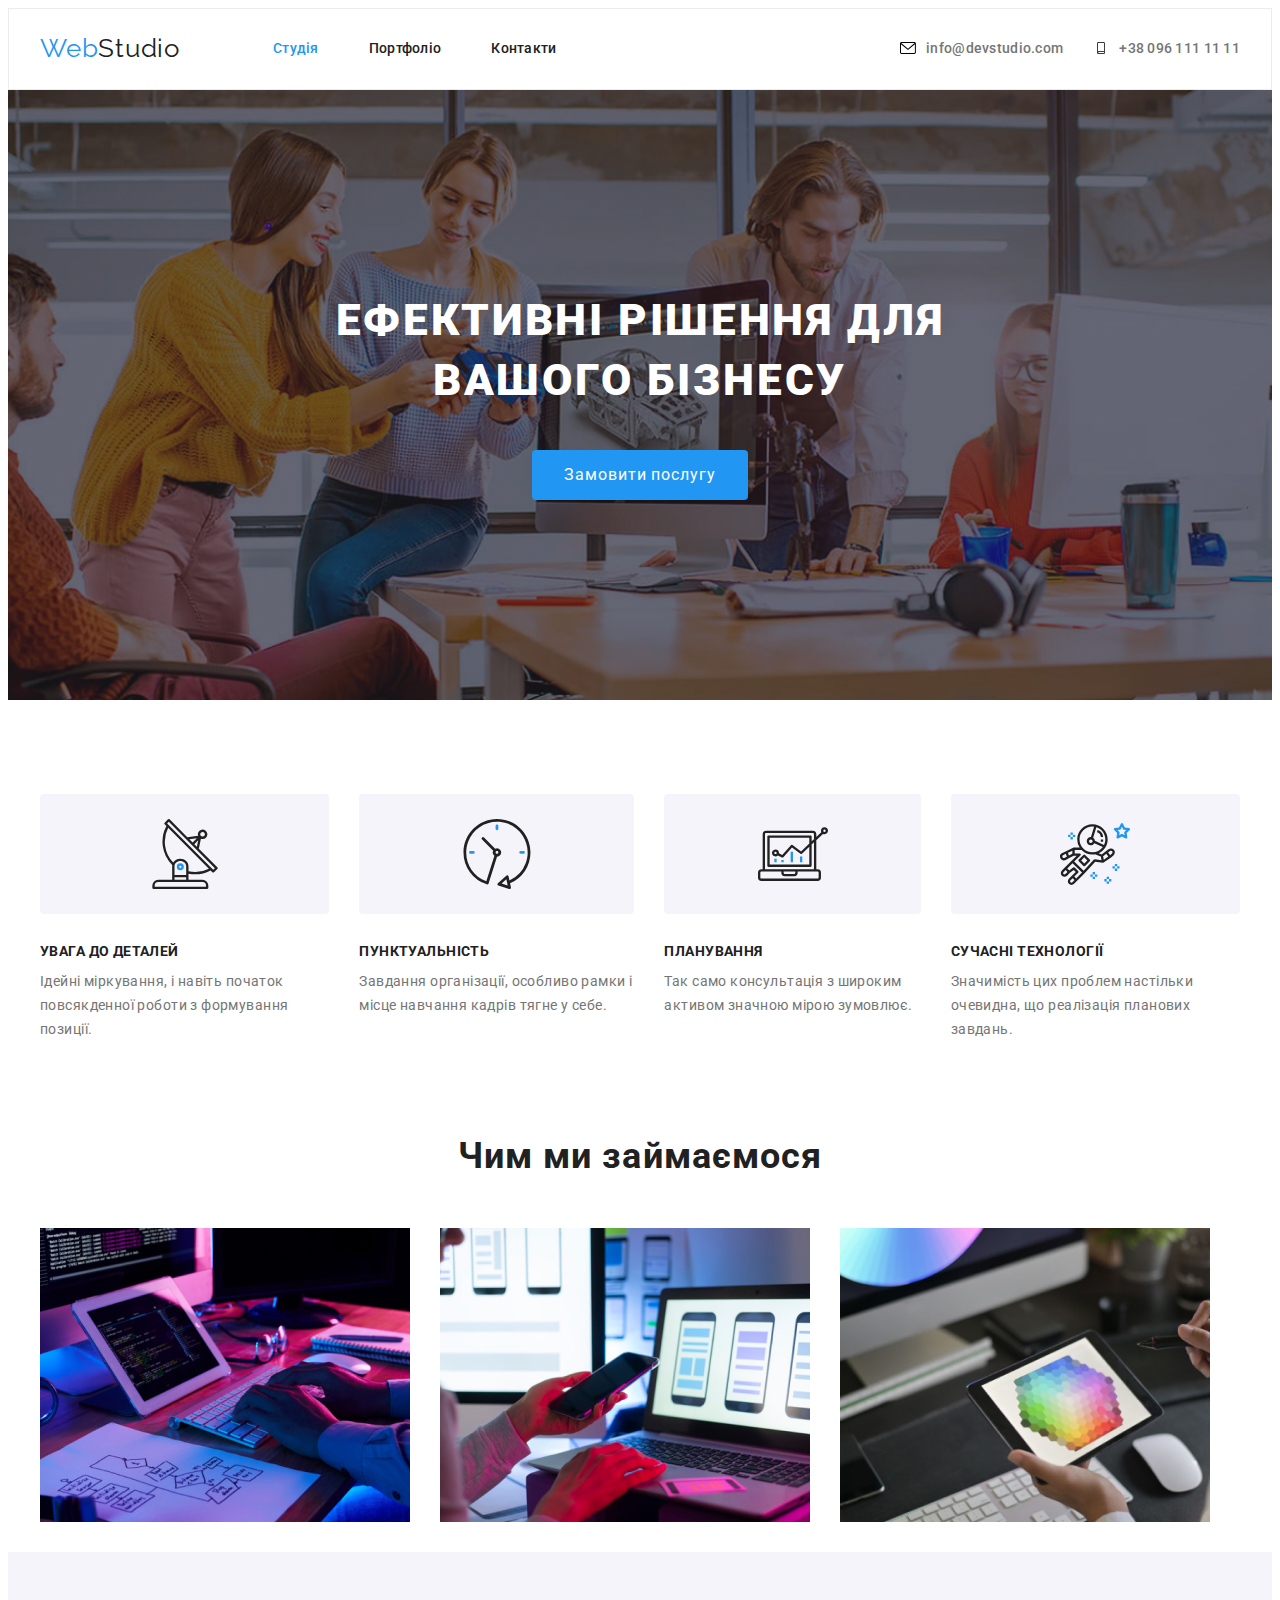
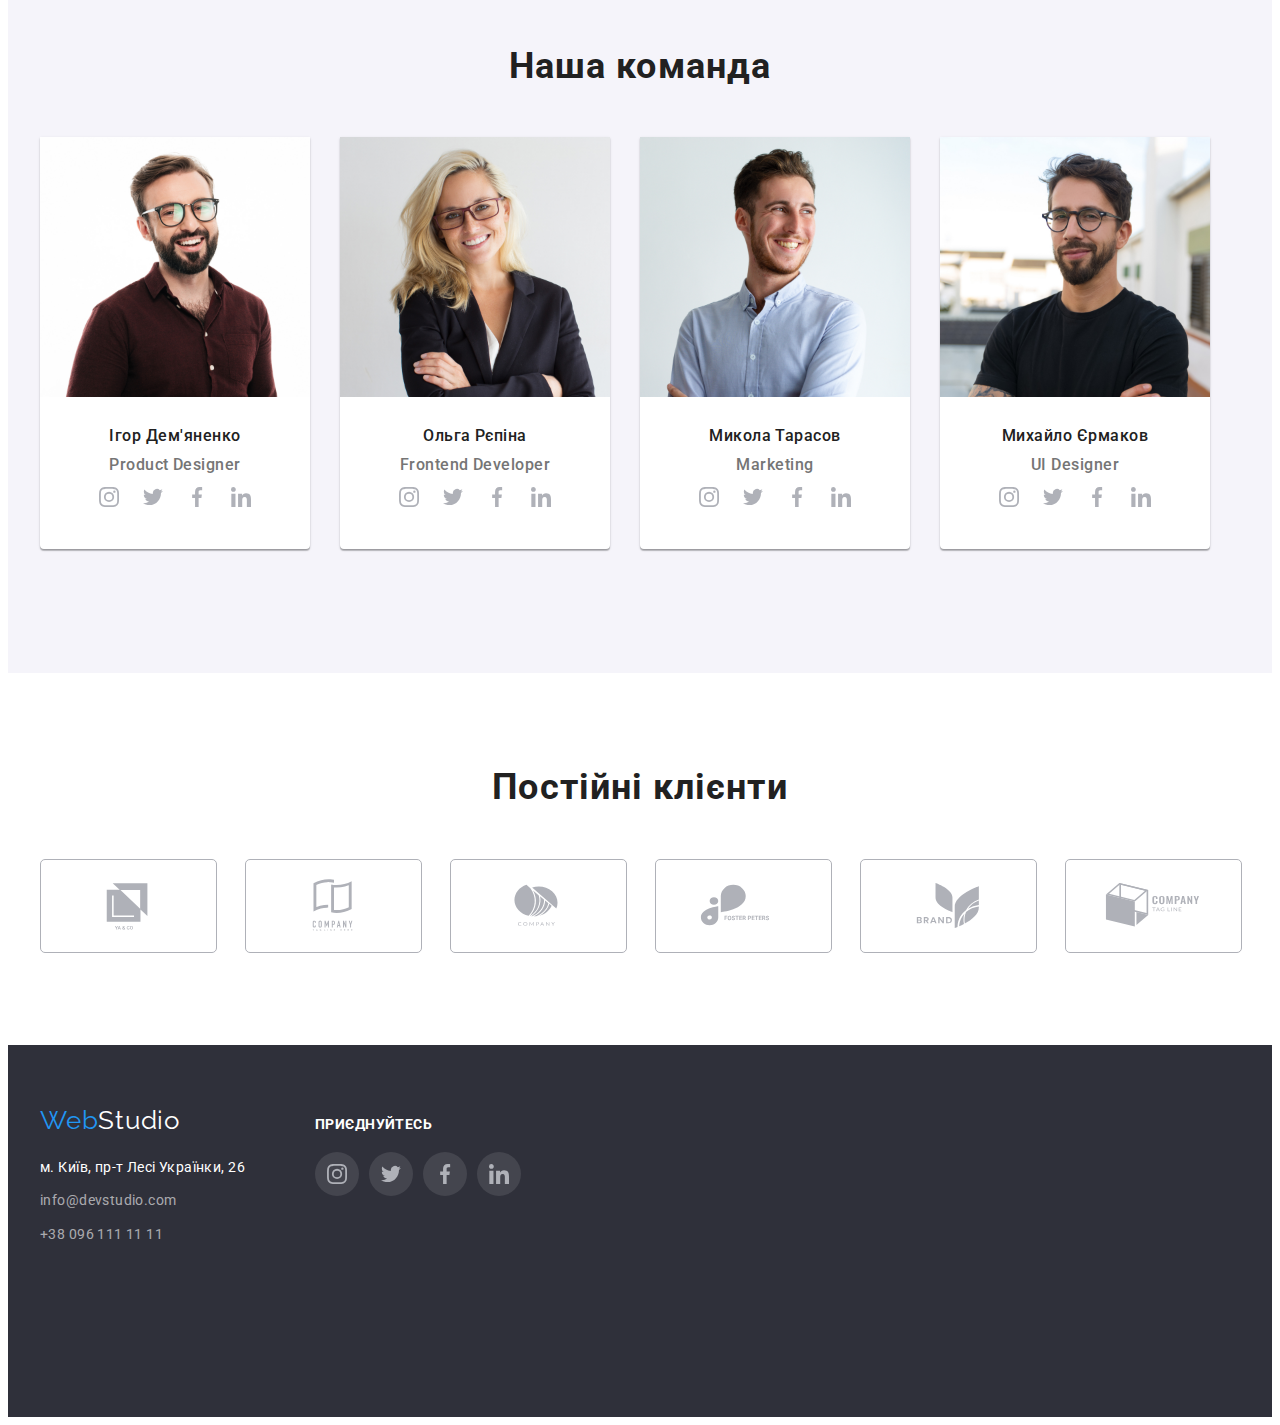
<file: index.html>
<!DOCTYPE html>
<html lang="en">
<head>
    <meta charset="UTF-8">
    <meta http-equiv="X-UA-Compatible" content="IE=edge">
    <meta name="viewport" content="width=device-width, initial-scale=1.0">
    <title>Document</title>
    <link ref="stylesheet" href="<link rel="preconnect" href="https://fonts.googleapis.com">
    <link rel="preconnect" href="https://fonts.gstatic.com" crossorigin>
    <link rel="preconnect" href="https://fonts.googleapis.com">
    <link rel="preconnect" href="https://fonts.gstatic.com" crossorigin>
    <link href="https://fonts.googleapis.com/css2?family=Raleway:wght@700&family=Roboto:wght@400;500;700;900&display=swap" rel="stylesheet">
    <link rel="stylesheet" href="https://cdnjs.cloudflare.com/ajax/libs/modern-normalize/1.1.0/modern-normalize.min.css" integrity="sha512-wpPYUAdjBVSE4KJnH1VR1HeZfpl1ub8YT/NKx4PuQ5NmX2tKuGu6U/JRp5y+Y8XG2tV+wKQpNHVUX03MfMFn9Q==" crossorigin="anonymous" referrerpolicy="no-referrer" />
    <link rel="stylesheet" href="./css/styles.css" />
</head>
<body>
    <header class="header">
        <div class="header-container container">
            <nav class="header-container">  
            <a class="logo-link link" href="/studio.html">Web<span class="logo-header">Studio</span></a>  
            <ul class="header-list list">
                <li><a class="nav-link link  current" href="./studio.html">Студія</a></li>
                <li><a class="nav-link link" href="./portfolio.html">Портфоліо</a></li>
                <li><a class="nav-link link" href="">Контакти</a></li>
            </ul>
            </nav>    
            <ul class="icon-list list">
                <li class="header-icon">  
                    <a class="link-mail link link-header" href="mailto:info@devstudio.com">
                        <svg class="contact-items" wight="16" height="12">
                        <use href="./images/symbol-defs-header.svg#icon-envelope-hover-1"></use>
                    </svg>info@devstudio.com</a>   
                </li>
                <li class="header-icon">
                    <a class="link-logo-tel link link-header" href="tel:+380961111111">
                        <svg class="contact-items" wight="16" height="12">
                        <use href="./images/symbol-defs-header.svg#icon-smartphone-1"></use>
                    </svg>+38 096 111 11 11</a> 
                </li>
            </ul>
        </div>
     </header> 
    <main>
        <section  class="section hero">
            <div class="container">
                <h1 class="hero-title">Ефективні рішення для вашого бізнесу</h1>
                <button class="button" type="button">Замовити послугу</button>
            </div>
        </section>
        <section class="section section-about">
            <div class="container">
                <h2 class="visually-hidden">Привілегії</h2>
                <ul class="section-main">
                        <li class="list section-list">
                            <div class="section-item">
                                <svg class="icon-items" width="70" height="70">     
                                    <use href="./images/symbol-defs-main-icons.svg#icon-antenna-1-1"></use>
                                </svg>
                            </div>
                            <h3 class="about-title">Увага до деталей</h3>
                            <p class="section-text title">Ідейні міркування, і навіть початок повсякденної роботи з формування позиції.</p>
                        </li>
                        <li class="list section-list">
                            <div class="section-item">
                                <svg class="icon-items" width="70" height="70">
                                    <use href="./images/symbol-defs-main-icons.svg#icon-clock-1"></use>
                                </svg>
                            </div>
                            <h3 class="about-title">Пунктуальність</h3>
                            <p class="section-text title">Завдання організації, особливо рамки і місце навчання кадрів тягне у себе.</p> 
                        </li>
                        <li class="list section-list">
                            <div class="section-item">
                                <svg class="icon-items">
                                  <use href="./images/symbol-defs-main-icons.svg#icon-diagram-1"></use>
                                </svg>
                            </div>
                            <h3 class="about-title">Планування</h3>
                            <p class="section-text title">Так само консультація з широким активом значною мірою зумовлює.</p>
                        </li>
                        <li class="list section-list">
                            <div class="section-item">
                                <svg class="icon-items">
                                    <use href="./images/symbol-defs-main-icons.svg#icon-astronaut-1"></use>
                                </svg>
                            </div>
                            <h3 class="about-title">Сучасні технології</h3>
                            <p class="section-text title">Значимість цих проблем настільки очевидна, що реалізація планових завдань.</p> 
                        </li>
                </ul>
            </div>
        </section>
          
        <section class="section section-work">
                <div class="container">
                    <h2 class="section-title">Чим ми займаємося</h2>
                        <ul class="link work-link">
                            <li class="list"> 
                                <img class="img" src="./images/img1.jpg" alt="computerwork1" width="370" height="294"/>
                            </li>
                            <li class="list">
                                <img class="img" src="./images/img2.jpg" alt="computerwork2" width="370" height="294"/>
                            </li>
                            <li class="list">
                                <img class="img" src="./images/img3.jpg" alt="computerwork3" width="370" height="294"/>  
                            </li>
                        </ul>
                </div>
        </section>

        <section class="section section-team">
                    <div class="container">
                        <h2 class="section-title">Наша команда</h2> 
                        <ul class="team-list list">
                            <li class="team-item">
                                <img class="img" src="./images/teamcard11.jpg" alt="team" width="270" height="260"/>
                                    <h3 class="team-name">Ігор Дем'яненко</h3>
                                    <p class="about-team" lang="en">Product Designer</p> 
                                    <ul class="team-soc-list list">
                                        <li class="soc-items"><a href="" class="team-soc-link link">
                                            <svg class="team-soc-icon" width="20" height="20">
                                                <use href="./images/symbol-defs.svg#icon-instagram"></use>
                                            </svg>
                                        </a></li>
                                        <li class="soc-items"><a href="" class="team-soc-link link">
                                            <svg class="team-soc-icon" width="20" height="20">
                                                <use href="./images/symbol-defs.svg#icon-twitter"></use>
                                            </svg>
                                        </a></li>
                                        <li class="soc-items"><a href="" class="team-soc-link link">
                                            <svg class="team-soc-icon" width="20" height="20">
                                                <use href="./images/symbol-defs.svg#icon-facebook"></use>
                                            </svg>
                                        </a></li>
                                        <li class="soc-items"><a href="" class="team-soc-link link">
                                            <svg class="team-soc-icon" widht="20" height="20">
                                                <use href="./images/symbol-defs.svg#icon-linkedin"></use>
                                            </svg>
                                        </a></li>
                                    </ul> 
                            </li>
                            <li class="team-item">
                                <img class="img" src="./images/teamcard2.jpg" alt="team" width="270" height="260"/>
                                    <h3 class="team-name">Ольга Рєпіна</h3>
                                    <p class="about-team" lang="en">Frontend Developer</p>
                                    <ul class="team-soc-list list">
                                        <li class="soc-items"><a href="" class="team-soc-link">
                                            <svg class="team-soc-icon" widht="20" height="20">
                                                <use href="./images/symbol-defs.svg#icon-instagram"></use>
                                            </svg>
                                        </a></li>
                                        <li class="soc-items"><a href="" class="team-soc-link">
                                            <svg class="team-soc-icon" widht="20" height="20">
                                                <use href="./images/symbol-defs.svg#icon-twitter"></use>
                                            </svg>
                                        </a></li>
                                        <li class="soc-items"><a href="" class="team-soc-link">
                                            <svg class="team-soc-icon" widht="20" height="20">
                                                <use href="./images/symbol-defs.svg#icon-facebook"></use>
                                            </svg>
                                        </a></li>
                                        <li class="soc-items"><a href="" class="team-soc-link">
                                            <svg class="team-soc-icon" widht="20" height="20">
                                                <use href="./images/symbol-defs.svg#icon-linkedin"></use>
                                            </svg>
                                        </a></li>
                                    </ul>
                            </li>
                            <li class="team-item">
                                <img class="img" src="./images/teamcard3.jpg" alt="team" width="270" height="260"/>
                                    <h3 class="team-name">Микола Тарасов</h3>
                                    <p class="about-team" lang="en">Marketing</p>
                                    <ul class="team-soc-list list">
                                        <li class="soc-items"><a href="" class="team-soc-link">
                                            <svg class="team-soc-icon" widht="20" height="20">
                                                <use href="./images/symbol-defs.svg#icon-instagram"></use>
                                            </svg>
                                        </a></li>
                                        <li class="soc-items"><a href="" class="team-soc-link">
                                            <svg class="team-soc-icon" widht="20" height="20">
                                                <use href="./images/symbol-defs.svg#icon-twitter"></use>
                                            </svg>
                                        </a></li>
                                        <li class="soc-items"><a href="" class="team-soc-link">
                                            <svg class="team-soc-icon" widht="20" height="20">
                                                <use href="./images/symbol-defs.svg#icon-facebook"></use>
                                            </svg>
                                        </a></li>
                                        <li class="soc-items"><a href="" class="team-soc-link">
                                            <svg class="team-soc-icon" widht="20" height="20">
                                                <use href="./images/symbol-defs.svg#icon-linkedin"></use>
                                            </svg>
                                        </a></li>
                                    </ul>
                                       
                            </li>
                            <li class="team-item">
                                <img class="img" src="./images/teamcard4.jpg" alt="team" width="270" height="260"/>
                                    <h3 class="team-name">Михайло Єрмаков</h3>
                                     <p class="about-team" lang="en">UI Designer</p>
                                     <ul class="team-soc-list list">
                                        <li class="soc-items"><a href="" class="team-soc-link">
                                            <svg class="team-soc-icon" widht="20" height="20">
                                                <use href="./images/symbol-defs.svg#icon-instagram"></use>
                                            </svg>
                                        </a></li>
                                        <li class="soc-items"><a href="" class="team-soc-link">
                                            <svg class="team-soc-icon" widht="20" height="20">
                                                <use href="./images/symbol-defs.svg#icon-twitter"></use>
                                            </svg>
                                        </a></li>
                                        <li class="soc-items"><a href="" class="team-soc-link">
                                            <svg class="team-soc-icon" widht="20" height="20">
                                                <use href="./images/symbol-defs.svg#icon-facebook"></use>
                                            </svg>
                                        </a></li>
                                        <li class="soc-items"><a href="" class="team-soc-link">
                                            <svg class="team-soc-icon" widht="20" height="20">
                                                <use href="./images/symbol-defs.svg#icon-linkedin"></use>
                                            </svg>
                                        </a></li>
                                     </ul>
                            </li>
                        </ul>
                    </div>
        </section>

        <section class="section">
            <div class="container">
                <h2 class="section-title">Постійні клієнти</h2>
                <ul class="clients-list list">
                    <li class="clients-items"><a href="" class="clients-soc-link link">
                    <svg class="clients-soc-item" wight="106" height="60">
                        <use href="./images/symbol-defs2.svg#icon-Logo-8"></use>
                    </svg>
                    </a></li>
                    <li class="clients-items"><a href="" class="clients-soc-link link">
                        <svg class="clients-soc-item">
                            <use href="./images/symbol-defs2.svg#icon-Logo-7"></use>
                        </svg>
                    </a></li>
                    <li class="clients-items"><a href="" class="clients-soc-link link">
                        <svg class="clients-soc-item">
                            <use href="./images/symbol-defs2.svg#icon-Logo-6"></use>
                        </svg>
                    </a></li>
                    <li class="clients-items"><a href="" class="clients-soc-link link">
                    <svg class="clients-soc-item">
                        <use href="./images/symbol-defs2.svg#icon-Logo-5"></use>
                        </svg>
                    </a></li>
                    <li class="clients-items"><a href="" class="clients-soc-link link">
                    <svg class="clients-soc-item">
                        <use href="./images/symbol-defs2.svg#icon-Logo-9"></use>
                        </svg>
                    </a></li>
                    <li class="clients-items"><a href="" class="clients-soc-link link">
                        <svg class="clients-soc-item">
                            <use href="./images/symbol-defs2.svg#icon-Logo-3"></use>
                        </svg>
                    </a></li>
                </ul>
            </div>
        </section>
    </main>
        <footer class="footer-container">
                <div class="container footer-items">
                    <div>
                            <a class="logo-footer logo-link link" href="/index.html">Web<span class="logo-header-footer">Studio</span></a>
                                         <ul class="footer-list list">
                                            <li>
                                                <a class="footer-adress link" href="https://goo.gl/maps/UXusnvnkRGUJdk639">м. Київ, пр-т Лесі Українки, 26</a></li>
                                            <li>
                                                <a class="footer-mail link" href="mailto:info@devstudio.com:">info@devstudio.com</a></li>
                                            <li>
                                                <a class="footer-tel link" href="tel:+380961111111">+38 096 111 11 11</a></li>
                                        </ul>
                         
                    </div>
                           <div>
                                <p class="soc-footer">Приєднуйтесь</p>
                            <ul class="footer-soc-link">
                                <li class="soc-items list"><a href="" class="team-soc-link">
                                    <svg class="footer-soc-icon" widht="20" height="20">
                                        <use href="./images/symbol-defs.svg#icon-instagram"></use>
                                    </svg>
                                </a></li>
                                <li class="soc-items list"><a href="" class="team-soc-link">
                                    <svg class="footer-soc-icon" widht="20" height="20">
                                        <use href="./images/symbol-defs.svg#icon-twitter"></use>
                                    </svg>
                                </a></li>
                                <li class="soc-items list"><a href="" class="team-soc-link">
                                    <svg class="footer-soc-icon" widht="20" height="20">
                                        <use href="./images/symbol-defs.svg#icon-facebook"></use>
                                    </svg>
                                </a></li>
                                <li class="soc-items list"><a href="" class="team-soc-link">
                                    <svg class="footer-soc-icon" widht="20" height="20">
                                        <use href="./images/symbol-defs.svg#icon-linkedin"></use>
                                    </svg>
                                </a></li>
                            </ul>
                           </div>
                </div>
                   
        </footer>  
</body>
</html>
</file>
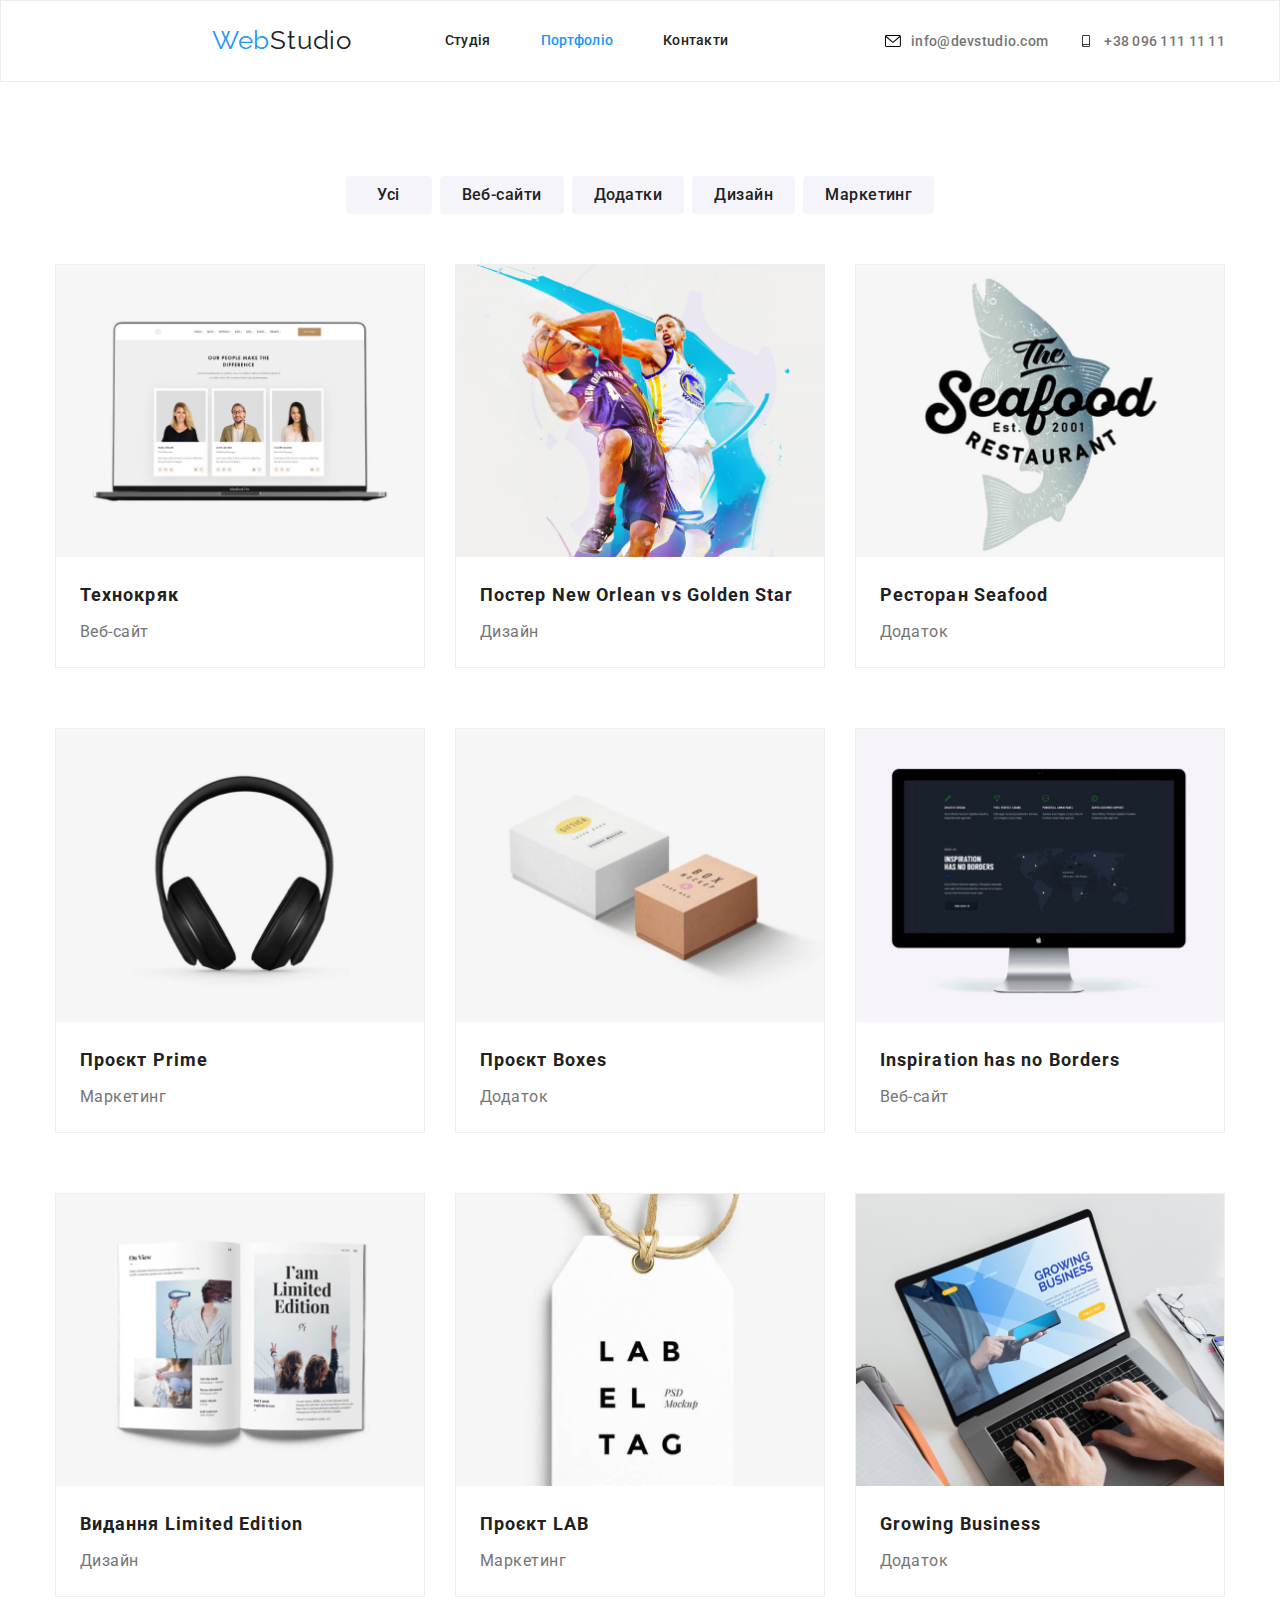
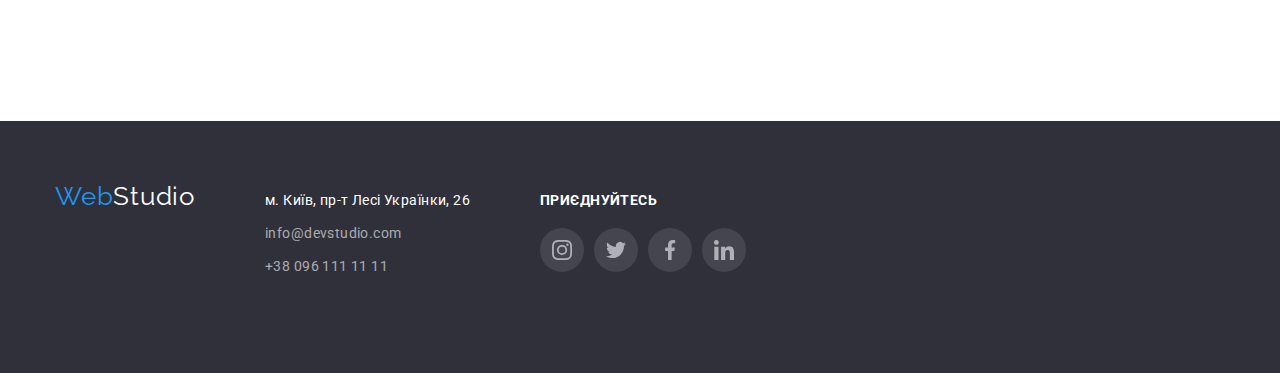
<file: portfolio.html>
<!DOCTYPE html>
<html lang="en">
<head>
    <meta charset="UTF-8">
    <meta http-equiv="X-UA-Compatible" content="IE=edge">
    <meta name="viewport" content="width=device-width, initial-scale=1.0">
    <title>Portfolio</title>
    <link rel="preconnect" href="https://fonts.googleapis.com">
    <link rel="preconnect" href="https://fonts.gstatic.com" crossorigin>
    <link href="https://fonts.googleapis.com/css2?family=Raleway:wght@700&family=Roboto:wght@400;500;700;900&display=swap" rel="stylesheet">
    <link rel="stylesheet" href="https://cdnjs.cloudflare.com/ajax/libs/modern-normalize/0.6.0/modern-normalize.min.css">
    <link rel="stylesheet" href="./css/portfolio.css">
</head>
<body>
    <header class="header">
        <div class="container header-navigation">
            <nav class="header-navigation"> 
            <a class="logo-link link" href="/studio.html">Web<span class="logo-header">Studio</span></a>
                <ul class="header-list list">
                    <li><a class="nav-link link" href="./index.html">Студія</a></li>
                    <li><a class="nav-link link current" href="./portfolio.html">Портфоліо</a></li>
                    <li><a class="nav-link link" href="">Контакти</a></li>
                </ul>
            </nav>
            <ul class="icon-list list">
                <li class="header-icon">  
                    <a class="link-mail link link-header" href="mailto:info@devstudio.com">
                        <svg class="envelope" wight="16" height="12">
                        <use href="./images/symbol-defs-header.svg#icon-envelope-hover-1"></use>
                    </svg>info@devstudio.com</a>   
                </li>
                <li class="header-icon">
                     <a class="link-logo-tel link link-header" href="tel:+380961111111">
                        <svg class="smartphone" wight="16" height="12">
                        <use href="./images/symbol-defs-header.svg#icon-smartphone-1"></use>
                    </svg>+38 096 111 11 11</a> 
                </li>
            </ul>
        </div>
    </header>
    <main>
        <section class="section">
            <h1 class="visually-hidden">Перелік послуг</h1>
            <div class="container">
                <ul class="header-btn-navigation list">
                    <li class="btn-items">
                        <button type="button" class="filter-button">Усі</button>
                    </li>
                    <li class="btn-items">
                        <button type="button" class="filter-button">Веб-сайти</button>
                    </li>
                    <li class="btn-items">
                        <button type="button" class="filter-button">Додатки</button>
                    </li>
                    <li class="btn-items">
                        <button type="button" class="filter-button">Дизайн</button>
                    </li>
                    <li class="btn-items">
                        <button type="button" class="filter-button">Маркетинг</button>
                    </li>
            </ul>

                <ul class="team-list">
                <li class="list item-border">
                    <img class="project-item" src="./images/portfolio2.jpg" alt="items" width="370px;">
                
                        <h2 class="project-title">Технокряк</h2>
                        <p class="project-text">Веб-сайт</p>
                 
                </li>
                <li class="list item-border">
                    <img class="project-item" src="./images/portfolio3.jpg" alt="items" width="370px;">
                  
                        <h2 class="project-title">Постер New Orlean vs Golden Star</h2>
                        <p class="project-text">Дизайн</p>
                  
                </li>
                <li class="list item-border">
                    <img class="project-item" src="./images/portfolio4.jpg" alt="items" width="370px;">
                   
                        <h2 class="project-title">Ресторан Seafood</h2>
                        <p class="project-text">Додаток</p>
                    </li>
                <li class="list item-border">
                    <img class="project-item" src="./images/portfolio5.jpg" alt="items" width="370px;">
                    
                        <h2 class="project-title">Проєкт Prime</h2>
                        <p class="project-text">Маркетинг</p>
                  
                </li>
                <li class="list item-border">
                    <img class="project-item" src="./images/portfolio6.jpg" alt="items" width="370px;">
                   
                        <h2 class="project-title">Проєкт Boxes</h2>
                        <p class="project-text">Додаток</p>
                   
                </li>
                <li class="list item-border">
                    <img class="project-item" src="./images/portfolio7.jpg" alt="items" width="370px;">
                  
                        <h2 class="project-title">Inspiration has no Borders</h2>
                        <p class="project-text">Веб-сайт</p>
                    
                </li>
                <li class="list item-border">
                    <img class="project-item" src="./images/portfolio8.jpg" alt="items" width="370px;">
                  
                        <h2 class="project-title">Видання Limited Edition</h2>
                        <p class="project-text">Дизайн</p>
                 
                </li>
                <li class="list item-border">
                    <img class="project-item" src="./images/portfolio9.jpg" alt="items" width="370px;">
                
                        <h2 class="project-title">Проєкт LAB</h2>
                        <p class="project-text">Маркетинг</p>
             
                </li>
                <li class="list item-border">
                    <img class="project-item" src="./images/portfolio10.jpg" alt="items" width="370px;">
              
                        <h2 class="project-title">Growing Business</h2>
                        <p class="project-text">Додаток</p>
                  
                </li>
            </ul>
            </div>
            </section>
        </main>
        
        <footer class="footer-container">
            <div class="container footer-items">
                <div class="footer-items">
                        <a class="logo-footer logo-link link" href="/index.html">Web<span class="logo-header-footer">Studio</span></a>
                                     <ul class="footer-list list">
                                        <li>
                                            <a class="footer-adress link" href="https://goo.gl/maps/UXusnvnkRGUJdk639">м. Київ, пр-т Лесі Українки, 26</a></li>
                                        <li>
                                            <a class="footer-mail link" href="mailto:info@devstudio.com:">info@devstudio.com</a></li>
                                        <li>
                                            <a class="footer-tel link" href="tel:+380961111111">+38 096 111 11 11</a></li>
                                    </ul>
                     
                </div>
                       <div>
                            <p class="soc-footer">Приєднуйтесь</p>
                        <ul class="footer-soc-link">
                            <li class="soc-items list"><a href="" class="team-soc-link">
                                <svg class="footer-soc-icon" widht="20" height="20">
                                    <use href="./images/symbol-defs.svg#icon-instagram"></use>
                                </svg>
                            </a></li>
                            <li class="soc-items list"><a href="" class="team-soc-link">
                                <svg class="footer-soc-icon" widht="20" height="20">
                                    <use href="./images/symbol-defs.svg#icon-twitter"></use>
                                </svg>
                            </a></li>
                            <li class="soc-items list"><a href="" class="team-soc-link">
                                <svg class="footer-soc-icon" widht="20" height="20">
                                    <use href="./images/symbol-defs.svg#icon-facebook"></use>
                                </svg>
                            </a></li>
                            <li class="soc-items list"><a href="" class="team-soc-link">
                                <svg class="footer-soc-icon" widht="20" height="20">
                                    <use href="./images/symbol-defs.svg#icon-linkedin"></use>
                                </svg>
                            </a></li>
                        </ul>
                       </div>
            </div>
               
    </footer> 
</body>
</html>
</file>
<file: css/styles.css>
body {
    font-family: 'Roboto', sans-serif;
    font-size: 14px;
    color: var(--main-title-color);
    background-color: var(--secondary-title-color);
}

:root {
    --main-title-color: #212121;
    --secondary-title-color: #FFFFFF;
    --main-btn-color: #2196F3;
    --about-text-color: #757575;
}

.list {
    list-style: none;
}

.link {
    text-decoration: none;
}

p,
h1,
h2,
h3,
h4,
h5,
h6 {
    margin: 0;
}

ul,
ol {
    margin: 0;
    padding-left: 0;
}


.container {
    width: 1200px;
    padding-left: 15px;
    padding-right: 15px;
    margin: 0 auto;
}

.header {
    padding-top: 24px;
    padding-bottom: 25px;
    border: 1px solid #ECECEC;
}

.section {
    padding-top: 94px;
    padding-bottom: 94px;
}

.hero {
    max-width: 1600px;
    padding: 94px 0px;
    margin: auto;
    padding-top: 200px;
    padding-bottom: 200px;
    background-color: #2F303A;
    background-image: linear-gradient(
        rgba(47, 48, 58, 0.4),
        rgba(47, 48, 58, 0.4)
        ), 
        url(../images/ImgHero.jpg);
    background-repeat: no-repeat;
    background-position: center;
    background-size: cover;
}

.img {
    display: block;
    max-width: 100%;
    height: auto;
}

.button {
    cursor: pointer;
    border: none;
}

.address {
    font-style: normal;
}

.header-container {
    display: flex;
    align-items: center;
}

.main-navigation {
    margin-left: 93px;
    display: flex;
    align-items: center;
}

.header-container {
    display: flex;
    margin-right: auto;
}
.header-list .nav-link.current {
    color: var(--main-btn-color);
}

.header-icon {       
    margin-left: auto;
    display: flex;
    align-items: center;
    gap: 50px;
    align-items: center;

    color: var(--about-text-color)    
}

.header-icon:focus, .header-icon:hover {
    color: var(--main-btn-color);
    fill: var(--main-btn-color);
}

.icon-list {
    display: flex;
    gap: 30px;

}

.contact-items {
    width: 16px;
    height: 12px;
}

.header-list {
    display: flex;
    align-items: center;
    gap: 50px;
    margin-left: 93px;
}

.logo-link {
    font-family: 'Raleway';
    font-size: 26px;
    line-height: calc(31 / 26);
    letter-spacing: 0.03em;
    color: var(--main-btn-color);
}

.logo-header {
    font-family: 'Raleway';
    font-size: 26px;
    line-height: calc(31 / 26);
    letter-spacing: 0.03em;
    color: var(--main-title-color);
}

.logo-header-footer {
    font-family: 'Raleway';
    font-size: 26px;
    line-height: calc(31 / 26);
    letter-spacing: 0.03em;
    color: var(--secondary-title-color);
}

.logo-studio {
    font-weight: 700;
    font-size: 26px;
    line-height: calc(31 / 26);
    letter-spacing: 0.03em;

    color: var(--secondary-title-color);
}

.nav-link,
.link-logo-tel {
    font-weight: 500;
    line-height: 1.14;
    letter-spacing: 0.02em;
    color: var(--main-title-color);
}

.header-list:hover, .header-list:focus {
    color: var(--main-btn-color);
}

.nav-link:hover, .nav-link:focus {
    color: var(--main-btn-color);
}

.link-mail:hover, .link-mail:focus {
    color: var(--main-btn-color);
}

.link-logo-tel:hover, .link-logo-tel:focus {
    color: var(--main-btn-color);
}

.footer-mail:focus, .footer-mail:hover {
    color: var(--main-btn-color);
}

.footer-tel:hover, .footer-tel:focus {
    color: var(--main-btn-color);
}

.footer-adress:hover, .footer-adress:focus {
    color: var(--main-btn-color);
}

.link-logo-tel {
    color: var(--about-text-color);
    line-height: 1.14;
    letter-spacing: 0.02em;
}
.link-header {
display: flex;
align-items: center;
gap: 10px;
}

.link-mail {
    font-weight: 500;
    color: var(--about-text-color);
    line-height: 1.14;
    letter-spacing: 0.02em;
}

.container-hero {
    width: 1600px;
    margin: auto;
    background-color: #2F303A;
}

.item-block {
    width: 270px;
}
.hero-title {
    width: 696px;
    font-weight: 900;
    font-size: 44px;
    line-height: calc(60 / 44);
    text-align: center;
    letter-spacing: 0.06em;
    text-transform: uppercase;
    color: var(--secondary-title-color);
    margin-bottom: 40px;
    margin-left: auto;
    margin-right: auto;
    align-items: center;
}

.button {
    font-family: inherit;
    font-size: 16px;
    line-height: calc(30 / 16);
    display: flex;
    align-items: center;
    text-align: center;
    letter-spacing: 0.06em;
    background-color: var(--main-btn-color);
    color: var(--secondary-title-color);
    margin-bottom: 30px;
    display: block;
    margin: 0 auto;
    border-radius: 4px;
    min-width: 216px;
    height: 50px;
}
.button:hover, .button:focus {
    box-shadow: 0px 4px 4px rgba(0, 0, 0, 0.15);
}

.visually-hidden {
    position:absolute;
    width: 1px;
    height: 1px;
    margin: -1px;
    border: 0;
    padding: 0;
    clip: rect(0 0 0 0);
    overflow: hidden;
}

.section-about {
    padding-bottom: 0;
}

.section-work {
    background-color: #FFFFFF;
    padding: 0;
}
.about-title {
    font-size: 14px;
    line-height: 1.14;
    letter-spacing: 0.03em;
    text-transform: uppercase;
    margin-bottom: 10px;
}
.section-upper {
    display: flex;
    padding: 0;
}
.section-main {
    display: flex;
    gap: 30px;
}

 
.section-text {
    line-height: 1.71;
    letter-spacing: 0.03em;
    color: var(--about-text-color);
}


.section-item {
height: 120px;
display: flex;
margin-bottom: 30px;
background-color: #F5F4FA;
border-radius: 4px;
align-items: center;
justify-content: center;

}

.icon-items {
    width: 70px;
    height: 70px;

} 

.section-title {
    font-size: 36px;
    line-height: 1.16;
    text-align: center;
    letter-spacing: 0.03em;
    margin-bottom: 50px;
}

.work-link {
    display: flex;
    gap: 30px;
    padding-bottom: 30px;
}

.work-list {
    display: flex;
    gap: 30px;

}
.section-work {
    margin-top: 94px;
}
.item-work {
    display: flex;
 }

.team-soc-link {
    width: 100%;
    height: 100%;
    border-radius: 50px;
    display: flex;
    align-items: center;
    justify-content: center;
    fill: #AFB1B8;
    background-color: rgba(255, 255, 255, 0.1);
}

.team-soc-list {
    display: flex;
    justify-content: center;
}

.soc-items {
    width: 44px;
    height: 44px;
}

.team-soc-link:hover, .team-soc-link:focus {
    background-color: var(--main-btn-color);
    fill: var(--secondary-title-color);
}

.section-team {
    background-color: #F5F4FA;
}

.team-container {
    display: flex;
    width: 1200px;
}
.team-wrap {
    align-items: center;
}
.team-list {
    display: flex;
    gap: 30px;
}
.team-item {
    padding-bottom: 30px;
    background: var(--secondary-title-color);
    box-shadow: 0px 1px 3px rgba(0, 0, 0, 0.12), 0px 1px 1px rgba(0, 0, 0, 0.14), 0px 2px 1px rgba(0, 0, 0, 0.2);
    border-radius: 0px 0px 4px 4px;
}
.team-list {
    font-weight: 500;
    font-size: 16px;
    line-height: 1.18;
    text-align: center;
    letter-spacing: 0.03em;
    padding-bottom: 30px;
}

.team-name {
    font-weight: 500;
    font-size: 16px;
    line-height: 1.18;
    text-align: center;
    letter-spacing: 0.03em;
    margin-bottom: 10px;
    margin-top: 30px;
}

.clients-list {
    display: flex;
    gap: 30px;
}

.clients-items {
    width: calc((100% - 150px) / 6);
    height: 92px;

}
.clients-soc-link {
    justify-content: center;
    align-items: center;
    width: 100%;
    height: 100%;
    border: 1px solid #AFB1B8;
    border-radius: 5px;
    display: flex;
    fill: #AFB1B8;
}

.clients-soc-link:hover, .clients-soc-link:focus {
    border: 1px solid var(--main-btn-color);
    fill: var(--main-btn-color);
}
.clients-soc-item {
    width: 106px;
    height: 60px;
}

.about-team {
    font-size: 16px;
    line-height: 1.18;
    text-align: center;
    letter-spacing: 0.03em;
    color: var(--about-text-color);
}

.item-wrap {
    margin-top: 30px;
    margin-bottom: 30px;
}

.footer-container {
    display: flex;
    height: 252px;
    background-color: #2F303A;
    padding-top: 60px;
    padding-bottom: 60px;

}
.container-wrap {
    width: 1200px;
    padding-left: 15px;
    padding-right: 15px;
    margin: 0 auto;
    padding-bottom: 60px;
    padding-top: 60px;
}
.logo-footer {
display: flex;
margin-bottom: 20px;
}

.footer-adress {
    line-height: 1.71;
    letter-spacing: 0.03em;
    color: var(--secondary-title-color);
    margin-bottom: 9px;
}

.footer-mail {
    line-height: 1.71;
    letter-spacing: 0.03em;
    color: rgba(255, 255, 255, 0.6);
    margin-bottom: 9px;
}

.footer-tel {
    line-height: 24px;
    letter-spacing: 0.03em;
    color: rgba(255, 255, 255, 0.6);
    margin-bottom: 9px;
}
.footer-list {
    display: flex;
    flex-direction: column;
    gap: 9px;
}
.soc-footer {
font-weight: 700;
font-size: 14px;
line-height: calc(16 / 14);
letter-spacing: 0.03em;
text-transform: uppercase;

color: var(--secondary-title-color);
}

.footer-soc-link {
    display: flex;
    gap: 10px;
    margin-top: 20px;
}

.footer-items {
 display: flex;
 align-items: baseline;
 gap: 70px;
    
}
</file>
<file: css/portfolio.css>
body {
    font-family: 'Roboto', sans-serif;
    font-size: 14px;
    color: #212121;
    background-color: #FFFFFF;
}

:root {
    --main-title-color: #212121;
    --secondary-title-color: #FFFFFF;
    --main-btn-color: #2196F3;
    --about-text-color: #757575;
}

.list {
    list-style: none;
}

.link {
    text-decoration: none;
}

p,
h1,
h2,
h3,
h4,
h5,
h6 {
    margin: 0;
}

ul,
ol {
    margin: 0;
    padding-left: 0;
}

.container {
    width: 1200px;
    padding-left: 15px;
    padding-right: 15px;
    margin: 0 auto;
}

.section {
    padding-top: 94px;
    padding-bottom: 94px;
}
.header-navigation {
    display: flex;
    margin: 0 auto;
}

.header-nav {
    margin-left: auto;
    gap: 50px;
    display: flex;
}

.header-list {
    display: flex;
    align-items: center;
    gap: 50px;
    margin-left: 93px;
}

.header {
    padding-top: 24px;
    padding-bottom: 25px;
    border: 1px solid #ECECEC;
}

.header-list .nav-link.current {
    color: var(--main-btn-color);
}

.header-nav {
    margin-left: auto;
    display: flex;
    align-items: center;
    gap: 50px;
}


.header-list {
    display: flex;
    align-items: center;
    gap: 50px;
    margin-left: 93px;
}

.header-list .nav-link.current {
    color: var(--main-btn-color);
}

.container-items {
    display: flex;
    justify-content:center;
    gap: 8px;
    margin-bottom: 50px;
}

.container-items .btn-items:hover {
color: #FFFFFF;
}
.logo {
    margin-right: 93px;
}

.logo-link {
    font-family: 'Raleway';
    font-size: 26px;
    line-height: calc(31 / 26);
    letter-spacing: 0.03em;
    color: var(--main-btn-color);
    }

    .logo-header {
        font-family: 'Raleway';
        font-size: 26px;
        line-height: calc(31 / 26);
        letter-spacing: 0.03em;
        color: var(--main-title-color);
        }
        
        .logo-header-footer {
        font-family: 'Raleway';
        font-size: 26px;
        line-height: calc(31 / 26);
        letter-spacing: 0.03em;   
        color: var(--secondary-title-color);
        }
        
        .logo-studio {
        font-weight: 700;
        font-size: 26px;
        line-height: calc(31 / 26);
        letter-spacing: 0.03em;
        
        color: var(--secondary-title-color);
        }
        
        .nav-link,
        .link-logo-tel {
            font-weight: 500;
            line-height: 1.14;
            letter-spacing: 0.02em;
            color: var(--main-title-color);
        }

        .item-border:hover, .item-border:focus {
            box-shadow: 0px 4px 4px rgba(0, 0, 0, 0.25);
        }
        
        .header-icon {
            margin-left: auto;
            display: flex;
            align-items: center;
            gap: 50px;
            align-items: center;
            margin-left: auto;
            display: flex;
            gap: 50px;
            color: var(--about-text-color);
            
        }

        .header-icon {       
            margin-left: auto;
            display: flex;
            align-items: center;
            gap: 50px;
            align-items: center;
        
            color: var(--about-text-color)    
        }
        
        .header-icon:focus, .header-icon:hover {
            color: var(--main-btn-color);
            fill: var(--main-btn-color);
        }
        
        .icon-list {
            display: flex;
            gap: 30px;
        }
        
        .envelope {
            width: 16px;
            height: 12px;
            color: var(--about-text-color);
        }
        
        .smartphone {
            width: 16px;
            height: 12px;
        }

        .link-header {
            display: flex;
            gap: 10px;
            align-items: center;
        }

        .container-items .button:hover {
            background-color: var(--main-btn-color);
            color: var(--secondary-title-color);
        }
        .link-mail, .link-logo-tel {
            font-weight: 500;
            line-height: calc(16 / 14);
            letter-spacing: 0.02em;
            color: var(--about-text-color);
        }

        .btn-items {
            font-weight: 500;
            font-size: 16px;
            line-height: 26px;
            text-align: center;
            letter-spacing: 0.03em;
            color: var(--main-title-color);
        
        }
        .filter-button {
        cursor: pointer;
        padding: 6px 22px;
        font-weight: 500;
        font-size: 16px;
        line-height: calc(26 / 16);
        text-align: center;
        letter-spacing: 0.03em;
        border: none;
        height: 38px;
        min-width: 86px;
        color: #212121;
        background-color: #F5F4FA;
        border-radius: 4px;
        }

        .header-btn-navigation {

            display: flex;
            gap: 8px;
            align-items: center;
            justify-content: center;
        }
        .filter-button:focus, .filter-button:hover {
            background-color: var(--main-btn-color);
            color:var(--secondary-title-color);
            box-shadow: 0px 3px 1px rgba(0, 0, 0, 0.1), 0px 1px 2px rgba(0, 0, 0, 0.08), 0px 2px 2px rgba(0, 0, 0, 0.12);
        }
        
        .visually-hidden {
            position: absolute;
            width: 1px;
            height: 1px;
            margin: -1px;
            border: 0;
            padding: 0;
            
            white-space: nowrap;
            clip-path: inset(100%);
            clip: rect(0 0 0 0);
            overflow: hidden;
          }
          .team-list {
            display: flex;
            flex-wrap: wrap;
            justify-content: space-between;
            margin-top: 50px;
        }
        
        .nav-link:hover, :focus {
            color: var(--main-btn-color);
        }
        .link-logo-tel:hover, :focus {
            color: var(--main-btn-color)
        }
        .link-mail:hover, :focus {
            color: var(--main-btn-color);
        }
        .footer-adress:hover, :focus {
            color: var(--main-btn-color)
        }
        .footer-tel:hover, :focus {
            color: var(--main-btn-color)
        }
        .footer-mail:hover, :focus {
            color: var(--main-btn-color)
        }

        .footer {
            background-color: var(--main-title-color);
        }
        .logo-footer {
            margin-bottom: 20px;
        }
        .main-section {
            background-color: #F5F5F5;
        }
         .selection-btn {
            background-color: #F5F4FA;
         }

         .nav-section {
            color: var(--main-title-color);
         }

         .container-title {
            margin-bottom: 30px;
         }
         
         .item-border {
            border: 1px solid #EEEEEE;
            width: calc((100% - 60px) / 3);
            margin-bottom: 30px; 
         }
        .project-list {
            padding: 20px 24px;
         }

        .project-item {
                display: block;
                max-width: 100%;
                height: auto;
        }
        
         .project-wrap:nth-child(3) {
            gap: 0;
         }
        
         .project-title {
            font-weight: 700;
            font-size: 18px;
            line-height: calc(36 / 18);
            letter-spacing: 0.06em;
            color: var(--main-title-color);
            padding-top: 20px;
            padding-left: 24px;
            padding-right: 24px;
         }
         
         .footer-container {
            display: flex;
            height: 252px;
            background-color: #2F303A;
            padding-top: 60px;
            padding-bottom: 60px;
        }
         .project-text {
            font-size: 16px;
            line-height: calc(30 / 16);
            letter-spacing: 0.03em;
            color: var(--about-text-color);
            margin-top: 4px;
            padding-left: 24px;
            padding-right: 24px;
            padding-bottom: 20px;
         }
         .logo-footer {
            display: flex;
            margin-bottom: 20px;
            }
         .footer-adress {
            line-height: 24px;
            letter-spacing: 0.03em;
            color: var(--secondary-title-color)
         }

         .footer-mail, .footer-tel {
            line-height: 24px;
            letter-spacing: 0.03em;
            color: rgba(255, 255, 255, 0.6);
         }

         .team-soc-link {
            width: 100%;
            height: 100%;
            border-radius: 50px;
            display: flex;
            align-items: center;
            justify-content: center;
            fill: #AFB1B8;
            background-color: rgba(255, 255, 255, 0.1);
        }
        
        .team-soc-list {
            display: flex;
            justify-content: center;
        }
        
        .soc-items {
            width: 44px;
            height: 44px;
            
        }
        
        .team-soc-link:hover, .team-soc-link:focus {
            background-color: var(--main-btn-color);
            fill: var(--secondary-title-color);
        }
        
        .section-team {
            background-color: #F5F4FA;
        }
        
        .team-container {
            display: flex;
            width: 1200px;
        }
        .team-wrap {
            align-items: center;
        }
        .team-list {
            display: flex;
            gap: 30px;
        }
        
        .team-item {
            padding-bottom: 30px;
            background: var(--secondary-title-color);
            box-shadow: 0px 1px 3px rgba(0, 0, 0, 0.12), 0px 1px 1px rgba(0, 0, 0, 0.14), 0px 2px 1px rgba(0, 0, 0, 0.2);
            border-radius: 0px 0px 4px 4px;
        }
         .soc-footer {
            font-weight: 700;
            font-size: 14px;
            line-height: calc(16 / 14);
            letter-spacing: 0.03em;
            text-transform: uppercase;
            
            color: var(--secondary-title-color);
            }

            .footer-list {
                display: flex;
                flex-direction: column;
                gap: 9px;
            }
    
            .footer-soc-link {
                display: flex;
                gap: 10px;
                margin-top: 20px;
            }
            
            .footer-items {
             display: flex;
             align-items: baseline;
             gap: 70px;
                
            }
           
            .soc-items {
                width: 44px;
                height: 44px;
            }
</file>
